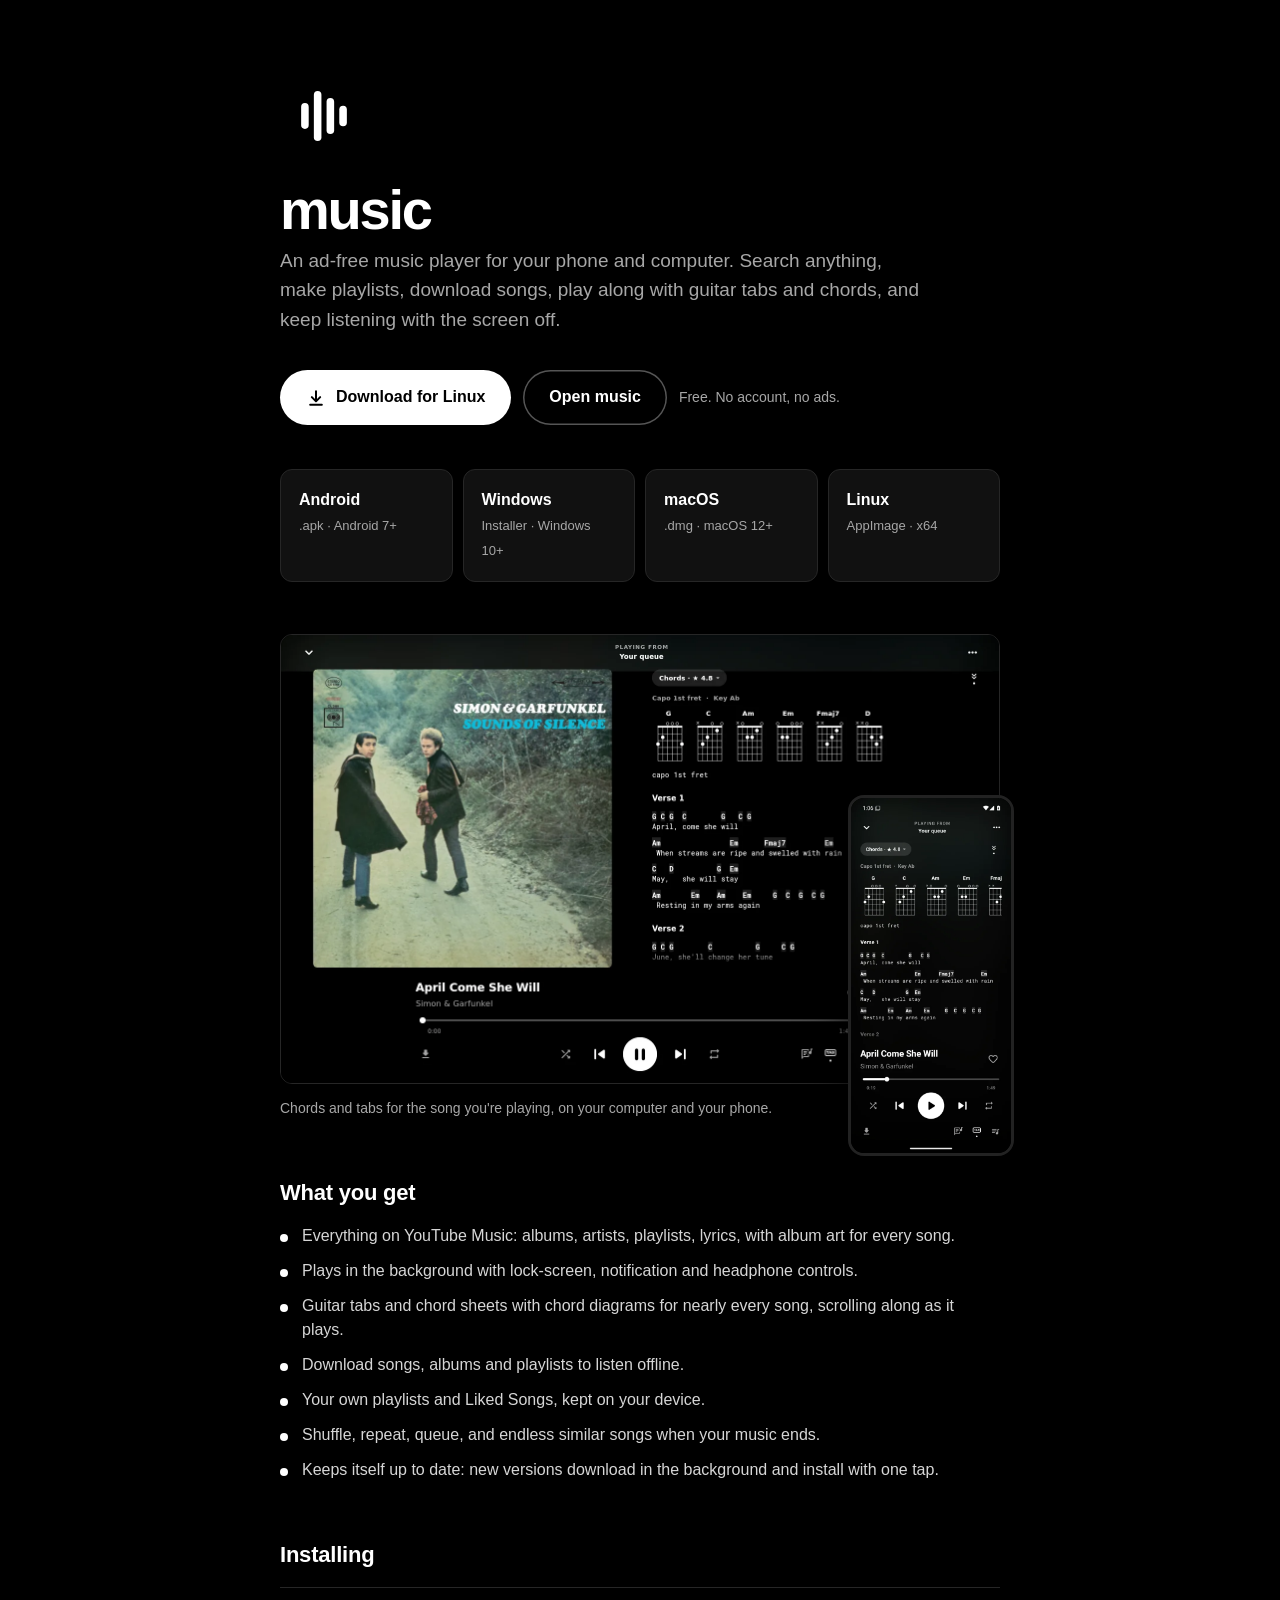
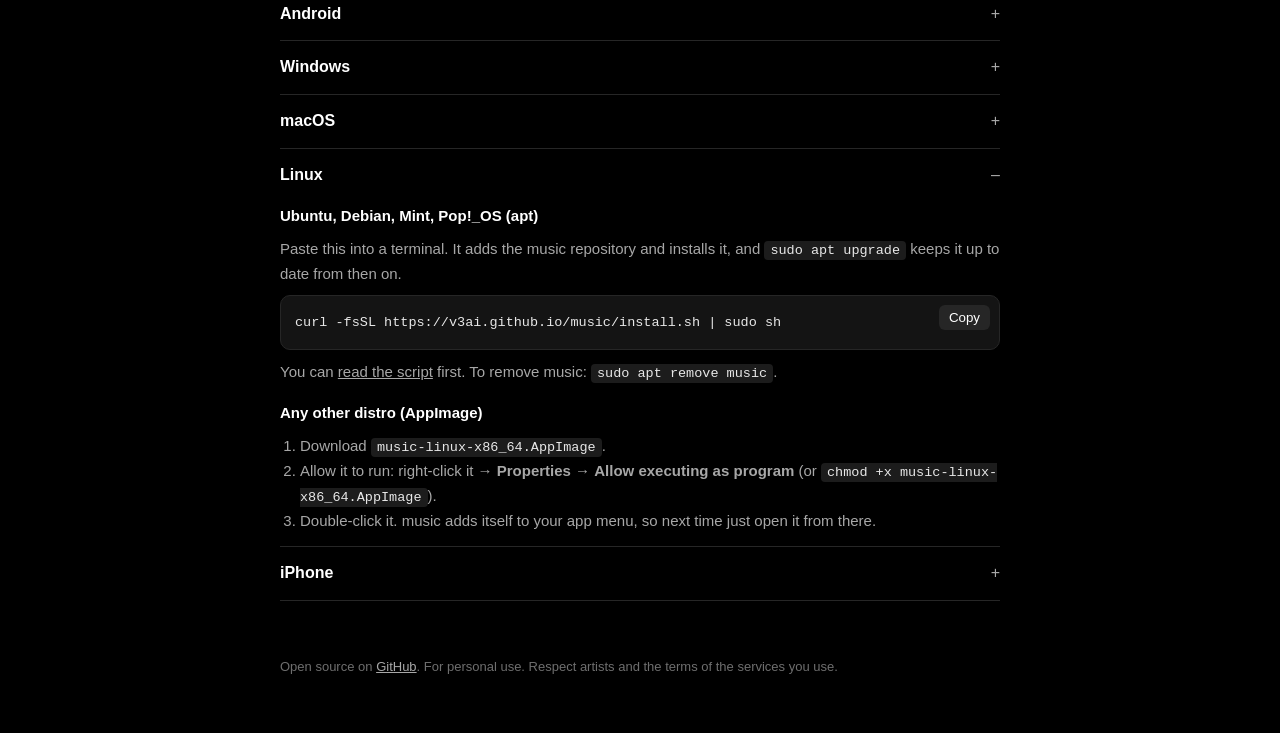
<file: site/index.html>
<!doctype html>
<html lang="en">
<head>
<meta charset="utf-8">
<meta name="viewport" content="width=device-width, initial-scale=1">
<meta name="color-scheme" content="dark">
<meta name="theme-color" content="#000000">
<title>music</title>
<meta name="description" content="An ad-free music player for Android, Windows, macOS and Linux.">
<link rel="icon" href="icon.svg" type="image/svg+xml">
<link rel="apple-touch-icon" href="apple-touch-icon.png">
<style>
  :root { --bg: #000; --fg: #fff; --sub: #a7a7a7; --line: #262626; --card: #111; }
  * { box-sizing: border-box; margin: 0; }
  body { background: var(--bg); color: var(--fg); font: 16px/1.55 -apple-system, BlinkMacSystemFont, "Segoe UI", Roboto, Helvetica, Arial, sans-serif; -webkit-font-smoothing: antialiased; }
  main { max-width: 760px; margin: 0 auto; padding: 72px 20px 64px; }
  .logo { width: 88px; height: 88px; border-radius: 20px; display: block; }
  h1 { font-size: 56px; letter-spacing: -.04em; font-weight: 800; margin: 22px 0 8px; line-height: 1; }
  .lead { color: var(--sub); font-size: 19px; max-width: 34em; }
  .primary { margin: 36px 0 12px; display: flex; flex-wrap: wrap; gap: 12px; align-items: center; }
  .btn { display: inline-flex; align-items: center; gap: 10px; background: var(--fg); color: #000; text-decoration: none; font-weight: 700; padding: 15px 26px; border-radius: 999px; font-size: 16px; transition: transform .1s; }
  .btn:hover { transform: scale(1.03); }
  .btn svg { width: 20px; height: 20px; }
  .btn.ghost { background: transparent; color: var(--fg); box-shadow: inset 0 0 0 1.5px #555; }
  .btn.ghost:hover { box-shadow: inset 0 0 0 1.5px var(--fg); }
  [hidden] { display: none !important; }
  .note { color: var(--sub); font-size: 14px; }
  .grid { display: grid; grid-template-columns: repeat(auto-fit, minmax(160px, 1fr)); gap: 10px; margin-top: 44px; }
  .dl { display: block; padding: 18px; border: 1px solid var(--line); border-radius: 12px; color: var(--fg); text-decoration: none; background: var(--card); transition: border-color .15s, background .15s; }
  .dl:hover { border-color: #555; background: #161616; }
  .dl b { display: block; font-size: 16px; }
  .dl span { color: var(--sub); font-size: 13px; }
  h2 { font-size: 22px; margin: 56px 0 14px; letter-spacing: -.01em; }
  ul.feat { list-style: none; padding: 0; display: grid; gap: 10px; }
  ul.feat li { padding-left: 22px; position: relative; color: #d6d6d6; }
  ul.feat li::before { content: ""; position: absolute; left: 0; top: .62em; width: 8px; height: 8px; border-radius: 50%; background: var(--fg); }
  details { border-top: 1px solid var(--line); padding: 14px 0; }
  details:last-of-type { border-bottom: 1px solid var(--line); }
  summary { cursor: pointer; font-weight: 700; list-style: none; display: flex; justify-content: space-between; }
  summary::after { content: "+"; color: var(--sub); font-weight: 400; }
  details[open] summary::after { content: "–"; }
  details p, details ol { color: var(--sub); margin-top: 10px; font-size: 15px; }
  details ol { padding-left: 20px; }
  code { background: #1c1c1c; padding: 2px 6px; border-radius: 4px; font-size: 13.5px; color: #e8e8e8; }
  .shots { position: relative; margin: 52px 0 40px; }
  .shots img { display: block; height: auto; }
  .shots .desk { width: 100%; border-radius: 12px; border: 1px solid var(--line); }
  .shots .phone { position: absolute; right: -14px; bottom: -36px; width: 23%; border-radius: 16px; border: 3px solid #222; box-shadow: 0 18px 48px rgba(0,0,0,.75); }
  .shots figcaption { color: var(--sub); font-size: 14px; margin-top: 14px; max-width: 72%; }
  pre.cmd { position: relative; background: #141414; border: 1px solid var(--line); border-radius: 10px; padding: 14px 76px 14px 14px; margin-top: 10px; overflow-x: auto; }
  pre.cmd code { background: none; padding: 0; font-size: 13.5px; user-select: all; white-space: pre; }
  pre.cmd button { position: absolute; top: 9px; right: 9px; background: #262626; color: var(--fg); border: 0; border-radius: 6px; padding: 5px 10px; font: 600 12px/1.4 inherit; cursor: pointer; }
  pre.cmd button:hover { background: #333; }
  details h3 { font-size: 15px; margin-top: 16px; color: var(--fg); }
  footer { margin-top: 56px; color: #6e6e6e; font-size: 13px; }
  footer a { color: var(--sub); }
  @media (max-width: 520px) { .shots .phone { right: 0; bottom: -24px; border-radius: 10px; border-width: 2px; } .shots figcaption { max-width: 70%; } h1 { font-size: 44px; } main { padding-top: 48px; } .btn { width: 100%; justify-content: center; } }
</style>
</head>
<body>
<main>
  <img class="logo" src="icon.svg" alt="">
  <h1>music</h1>
  <p class="lead">An ad-free music player for your phone and computer. Search anything, make playlists, download songs, play along with guitar tabs and chords, and keep listening with the screen off.</p>

  <div class="primary">
    <a class="btn" id="main-dl" href="https://github.com/v3ai/music/releases/latest">
      <svg viewBox="0 0 24 24" fill="none" stroke="currentColor" stroke-width="2.4" stroke-linecap="round" stroke-linejoin="round"><path d="M12 4v12m0 0-5-5m5 5 5-5M5 20h14"/></svg>
      <span id="main-label">Download</span>
    </a>
    <a class="btn ghost" id="open-app" href="#" hidden>Open music</a>
    <span class="note" id="main-note">Free. No account, no ads.</span>
  </div>

  <div class="grid">
    <a class="dl" href="https://github.com/v3ai/music/releases/latest/download/music-android.apk"><b>Android</b><span>.apk · Android 7+</span></a>
    <a class="dl" href="https://github.com/v3ai/music/releases/latest/download/music-windows-setup.exe"><b>Windows</b><span>Installer · Windows 10+</span></a>
    <a class="dl" href="https://github.com/v3ai/music/releases/latest/download/music-macos.dmg"><b>macOS</b><span>.dmg · macOS 12+</span></a>
    <a class="dl" href="https://github.com/v3ai/music/releases/latest/download/music-linux-x86_64.AppImage"><b>Linux</b><span>AppImage · x64</span></a>
  </div>

  <figure class="shots">
    <img class="desk" src="img/desktop.webp" width="1440" height="900" alt="music on a computer: April Come She Will by Simon &amp; Garfunkel playing, with its chord sheet and chord diagrams beside the album art">
    <img class="phone" src="img/phone.webp" width="540" height="1200" alt="music on a phone showing the same chord sheet">
    <figcaption>Chords and tabs for the song you're playing, on your computer and your phone.</figcaption>
  </figure>

  <h2>What you get</h2>
  <ul class="feat">
    <li>Everything on YouTube Music: albums, artists, playlists, lyrics, with album art for every song.</li>
    <li>Plays in the background with lock-screen, notification and headphone controls.</li>
    <li>Guitar tabs and chord sheets with chord diagrams for nearly every song, scrolling along as it plays.</li>
    <li>Download songs, albums and playlists to listen offline.</li>
    <li>Your own playlists and Liked Songs, kept on your device.</li>
    <li>Shuffle, repeat, queue, and endless similar songs when your music ends.</li>
    <li>Keeps itself up to date: new versions download in the background and install with one tap.</li>
  </ul>

  <h2>Installing</h2>
  <details id="h-android">
    <summary>Android</summary>
    <ol>
      <li>Download <code>music-android.apk</code> on your phone and open it.</li>
      <li>If asked, allow your browser to install apps (“Install unknown apps”).</li>
      <li>Tap <b>Install</b>. Later versions install over the top and keep your library.</li>
    </ol>
  </details>
  <details id="h-windows">
    <summary>Windows</summary>
    <ol>
      <li>Open <code>music-windows-setup.exe</code>. It installs in a few seconds and opens music.</li>
      <li>If Windows SmartScreen appears, click <b>More info → Run anyway</b>.</li>
    </ol>
    <p>music is then in your Start menu. Remove it any time from <b>Settings → Apps</b>.</p>
  </details>
  <details id="h-macos">
    <summary>macOS</summary>
    <h3>Terminal (no security warning)</h3>
    <p>Paste this into Terminal. It downloads music, puts it in Applications and opens it, without the “Apple could not verify” prompt.</p>
    <pre class="cmd"><code>curl -fsSL https://v3ai.github.io/music/install-mac.sh | sh</code><button type="button" data-copy>Copy</button></pre>
    <p>You can <a href="install-mac.sh" style="color:inherit">read the script</a> first. Run it again any time to reinstall; music also updates itself.</p>
    <h3>Disk image</h3>
    <ol>
      <li>Open <code>music-macos.dmg</code> and drag <b>music</b> onto <b>Applications</b>.</li>
      <li>Open music from Applications. The first time, macOS says it can’t check the app (it isn’t from the App Store): click <b>Done</b>, go to <b>System Settings → Privacy &amp; Security</b>, scroll down and click <b>Open Anyway</b>.</li>
    </ol>
  </details>
  <details id="h-linux">
    <summary>Linux</summary>
    <h3>Ubuntu, Debian, Mint, Pop!_OS (apt)</h3>
    <p>Paste this into a terminal. It adds the music repository and installs it, and <code>sudo apt upgrade</code> keeps it up to date from then on.</p>
    <pre class="cmd"><code>curl -fsSL https://v3ai.github.io/music/install.sh | sudo sh</code><button type="button" data-copy>Copy</button></pre>
    <p>You can <a href="install.sh" style="color:inherit">read the script</a> first. To remove music: <code>sudo apt remove music</code>.</p>
    <h3>Any other distro (AppImage)</h3>
    <ol>
      <li>Download <code>music-linux-x86_64.AppImage</code>.</li>
      <li>Allow it to run: right-click it → <b>Properties</b> → <b>Allow executing as program</b> (or <code>chmod +x music-linux-x86_64.AppImage</code>).</li>
      <li>Double-click it. music adds itself to your app menu, so next time just open it from there.</li>
    </ol>
  </details>
  <details>
    <summary>iPhone</summary>
    <p>Not available. Apple only allows App Store apps, and app stores don’t allow apps like this one.</p>
  </details>

  <footer>Open source on <a href="https://github.com/v3ai/music">GitHub</a>. For personal use. Respect artists and the terms of the services you use.</footer>
</main>
<script>
  document.querySelectorAll('[data-copy]').forEach(b => b.addEventListener('click', async () => {
    try { await navigator.clipboard.writeText(b.previousElementSibling.textContent); b.textContent = 'Copied'; }
    catch (_) { b.textContent = 'Select & copy'; }
    setTimeout(() => { b.textContent = 'Copy'; }, 1600);
  }));
</script>
<script>
  // The big button points at the right download for this device. If the app is
  // installed, the page opens it instead: Android hands the link to the app (or
  // comes back here if it isn't installed); on computers we only try when this
  // browser has downloaded or opened the app before, since browsers can't tell.
  const REL = 'https://github.com/v3ai/music/releases/latest/download/';
  const ua = navigator.userAgent;
  const plats = {
    android: ['Download for Android', 'music-android.apk'],
    windows: ['Download for Windows', 'music-windows-setup.exe'],
    macos: ['Download for Mac', 'music-macos.dmg'],
    linux: ['Download for Linux', 'music-linux-x86_64.AppImage'],
  };
  const os = /Android/i.test(ua) ? 'android'
    : /iPhone|iPad|iPod/i.test(ua) || (/Macintosh/.test(ua) && navigator.maxTouchPoints > 1) ? 'ios'
    : /Windows/i.test(ua) ? 'windows'
    : /Mac OS X|Macintosh/i.test(ua) ? 'macos'
    : /Linux|X11|CrOS/i.test(ua) ? 'linux' : null;

  const $ = (id) => document.getElementById(id);
  const store = (k, v) => {
    try {
      if (v === undefined) return localStorage.getItem(k);
      v === null ? localStorage.removeItem(k) : localStorage.setItem(k, v);
    } catch (_) { return null; }
  };
  const once = (k) => { try { if (sessionStorage.getItem(k)) return false; sessionStorage.setItem(k, '1'); } catch (_) {} return true; };
  const here = location.href.split('#')[0];
  const intentUrl = 'intent://open#Intent;scheme=v3ai-music;package=io.github.v3ai.music;S.browser_fallback_url='
    + encodeURIComponent(here + '#get') + ';end';
  const note = $('main-note');
  const noteText = note.textContent;

  // Computers: try the link and watch for the app taking focus.
  function openDesktop(auto) {
    let opened = false;
    const left = () => { opened = true; };
    window.addEventListener('blur', left, { once: true });
    document.addEventListener('visibilitychange', () => { if (document.hidden) opened = true; }, { once: true });
    note.textContent = 'Opening music…';
    location.href = 'v3ai-music://open';
    setTimeout(() => {
      window.removeEventListener('blur', left);
      if (opened) {
        store('music.hasApp', '1');
        note.textContent = noteText;
      } else {
        if (auto) store('music.hasApp', null); // not installed (any more)
        note.textContent = auto ? noteText : 'Couldn’t open it. Is music installed?';
      }
    }, 2500);
  }

  function openApp(auto) {
    if (os === 'android') location.href = intentUrl;
    else openDesktop(auto);
  }

  if (os === 'ios') {
    $('main-label').textContent = 'Not available on iPhone';
    $('main-dl').removeAttribute('href');
    note.textContent = 'Available for Android, Windows, macOS and Linux.';
  } else if (os) {
    const [label, file] = plats[os];
    $('main-label').textContent = label;
    $('main-dl').href = REL + file;
    const help = $('h-' + os);
    if (help) help.open = true;

    const open = $('open-app');
    // on Android, #get means the app just failed to open: it isn't installed
    open.hidden = os === 'android' && location.hash === '#get';
    open.addEventListener('click', (e) => { e.preventDefault(); openApp(false); });

    // remember downloads, so next time we can open the app straight away
    document.querySelectorAll('a[href^="' + REL + '"], #main-dl').forEach((a) =>
      a.addEventListener('click', () => store('music.hasApp', '1')));

    const wantsDownload = location.hash === '#get' || new URLSearchParams(location.search).has('download');
    if (!wantsDownload && once('music.tried')) {
      if (os === 'android') openApp(true);
      else if (store('music.hasApp') === '1') openApp(true);
    }
  }
</script>
</body>
</html>
</file>
